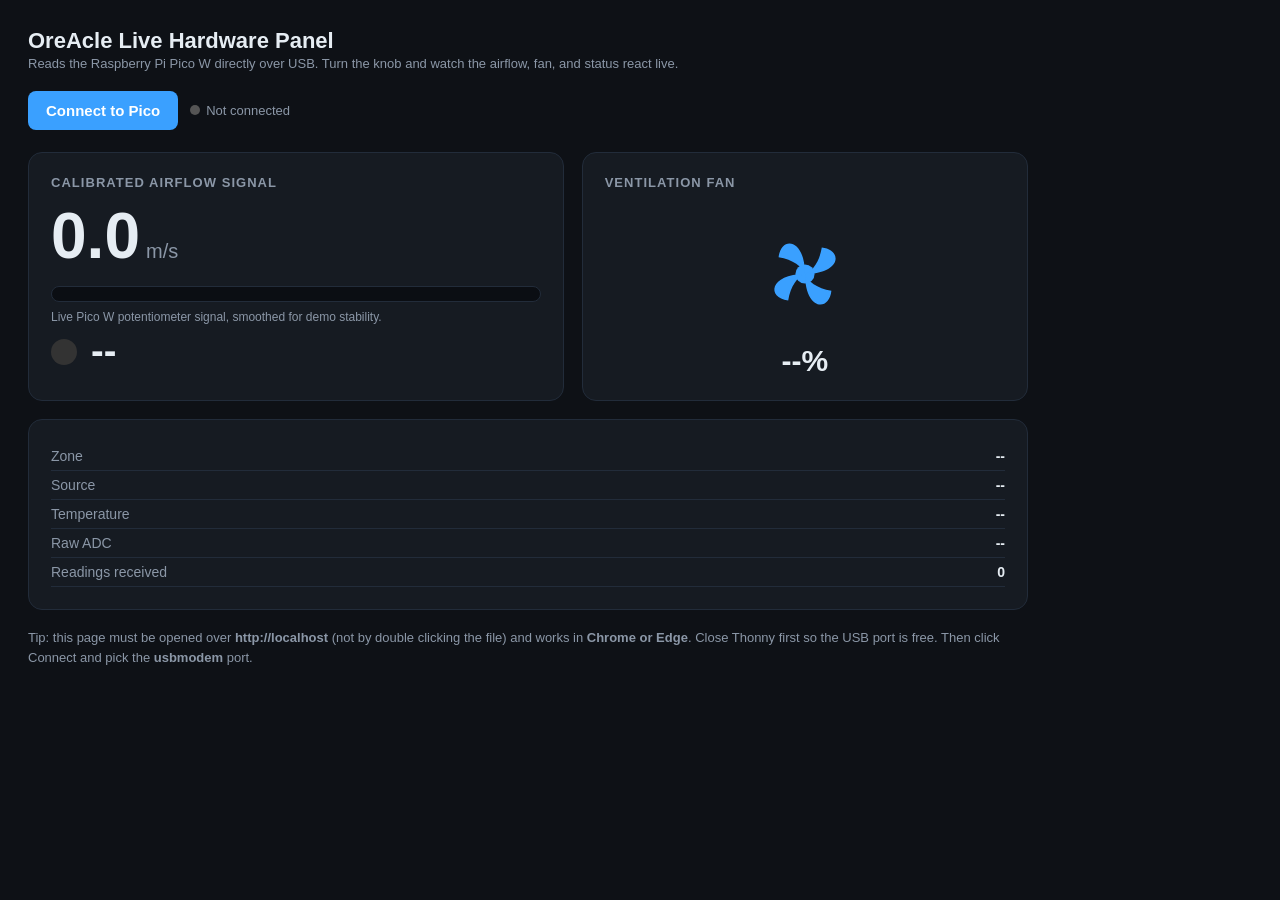
<file: hardware_live.html>
<!--
  LEGACY / STANDALONE FALLBACK
  ─────────────────────────────────────────────────────────────────────────────
  This file is kept as a standalone fallback for cases where the main app is
  not being served over http://localhost (e.g. opening via file:// in a pinch).

  The primary integrated version lives in the main OreAcle app:
    Route:  #/hardware
    HTML:   index.html  (#view-hardware section)
    JS:     js/hardware.js
    CSS:    css/styles.css  (.hw-* rules)

  Do not use this file for new development — update the integrated version.
  ─────────────────────────────────────────────────────────────────────────────
-->
<!DOCTYPE html>
<html lang="en">
<head>
<meta charset="UTF-8">
<meta name="viewport" content="width=device-width, initial-scale=1.0">
<title>OreAcle Live Hardware Panel</title>
<style>
  :root{
    --bg:#0e1116; --panel:#161b22; --line:#222c3a; --text:#e6edf3; --muted:#8b97a7;
    --ok:#2ecc71; --watch:#f1c40f; --alert:#e74c3c; --accent:#3aa0ff;
  }
  *{box-sizing:border-box;}
  body{margin:0;font-family:-apple-system,Segoe UI,Roboto,Helvetica,Arial,sans-serif;
       background:var(--bg);color:var(--text);min-height:100vh;padding:28px;}
  h1{font-size:22px;margin:0 0 2px;}
  .sub{color:var(--muted);font-size:13px;margin-bottom:20px;}
  .bar{display:flex;align-items:center;gap:12px;margin-bottom:22px;flex-wrap:wrap;}
  button{background:var(--accent);color:#fff;border:0;border-radius:8px;
         padding:11px 18px;font-size:15px;font-weight:600;cursor:pointer;}
  button:disabled{opacity:.4;cursor:not-allowed;}
  .dot{width:10px;height:10px;border-radius:50%;background:#555;display:inline-block;margin-right:6px;}
  .dot.on{background:var(--ok);}
  .status-pill{font-size:13px;color:var(--muted);}
  .grid{display:grid;grid-template-columns:1.2fr 1fr;gap:18px;max-width:1000px;}
  .card{background:var(--panel);border:1px solid var(--line);border-radius:14px;padding:22px;}
  .card h2{margin:0 0 14px;font-size:13px;letter-spacing:.08em;text-transform:uppercase;color:var(--muted);}
  .big{font-size:64px;font-weight:700;line-height:1;}
  .unit{font-size:20px;color:var(--muted);margin-left:6px;}
  .gauge{height:16px;background:#0b0e13;border-radius:10px;overflow:hidden;margin-top:18px;border:1px solid var(--line);}
  .gauge > div{height:100%;width:0%;background:var(--ok);transition:width .2s ease,background .2s ease;}
  .statusbox{display:flex;align-items:center;gap:14px;margin-top:6px;}
  .light{width:26px;height:26px;border-radius:50%;background:#333;box-shadow:0 0 0 0 rgba(0,0,0,0);}
  .statustext{font-size:38px;font-weight:700;}
  .fanwrap{display:flex;flex-direction:column;align-items:center;justify-content:center;gap:10px;}
  .fan{width:120px;height:120px;animation:spin 2s linear infinite;}
  @keyframes spin{to{transform:rotate(360deg);}}
  .rows{margin-top:8px;font-size:14px;color:var(--muted);}
  .rows div{display:flex;justify-content:space-between;padding:6px 0;border-bottom:1px solid var(--line);}
  .rows b{color:var(--text);font-weight:600;}
  .hint{margin-top:18px;color:var(--muted);font-size:13px;max-width:1000px;line-height:1.5;}
  .err{color:var(--alert);}
  .src-badge{font-size:11px;background:#1d2735;color:var(--accent);padding:2px 8px;border-radius:20px;margin-left:8px;}
</style>
</head>
<body>
  <h1>OreAcle Live Hardware Panel <span class="src-badge" id="srcBadge" style="display:none">REAL SENSOR</span></h1>
  <div class="sub">Reads the Raspberry Pi Pico W directly over USB. Turn the knob and watch the airflow, fan, and status react live.</div>

  <div class="bar">
    <button id="connectBtn">Connect to Pico</button>
    <span class="status-pill"><span class="dot" id="connDot"></span><span id="connText">Not connected</span></span>
  </div>

  <div class="grid">
    <div class="card">
      <h2>Calibrated Airflow Signal</h2>
      <div><span class="big" id="airflow">0.0</span><span class="unit">m/s</span></div>
      <div class="gauge"><div id="airflowBar"></div></div>
      <div style="font-size:12px;color:var(--muted);margin-top:8px">Live Pico W potentiometer signal, smoothed for demo stability.</div>
      <div class="statusbox">
        <div class="light" id="light"></div>
        <div class="statustext" id="status">--</div>
      </div>
    </div>

    <div class="card fanwrap">
      <h2 style="align-self:flex-start">Ventilation fan</h2>
      <svg class="fan" id="fan" viewBox="0 0 100 100" xmlns="http://www.w3.org/2000/svg">
        <g fill="#3aa0ff">
          <circle cx="50" cy="50" r="8"/>
          <path d="M50 50 C 50 20, 30 18, 28 36 C 40 38, 48 44, 50 50 Z"/>
          <path d="M50 50 C 80 50, 82 30, 64 28 C 62 40, 56 48, 50 50 Z"/>
          <path d="M50 50 C 50 80, 70 82, 72 64 C 60 62, 52 56, 50 50 Z"/>
          <path d="M50 50 C 20 50, 18 70, 36 72 C 38 60, 44 52, 50 50 Z"/>
        </g>
      </svg>
      <div style="font-size:30px;font-weight:700" id="fanPct">--%</div>
    </div>
  </div>

  <div class="card rows" style="max-width:1000px;margin-top:18px">
    <div><span>Zone</span><b id="zone">--</b></div>
    <div><span>Source</span><b id="source">--</b></div>
    <div><span>Temperature</span><b id="temp">--</b></div>
    <div><span>Raw ADC</span><b id="rawAdc">--</b></div>
    <div><span>Readings received</span><b id="count">0</b></div>
  </div>

  <div class="hint" id="hint">
    Tip: this page must be opened over <b>http://localhost</b> (not by double clicking the file) and works in
    <b>Chrome or Edge</b>. Close Thonny first so the USB port is free. Then click Connect and pick the
    <b>usbmodem</b> port.
  </div>

<script>
const $ = id => document.getElementById(id);
let keepReading = false;

function setConn(on, text){
  $("connDot").classList.toggle("on", on);
  $("connText").textContent = text;
}

function colorFor(status){
  if(status === "OK") return getComputedStyle(document.documentElement).getPropertyValue('--ok');
  if(status === "WATCH") return getComputedStyle(document.documentElement).getPropertyValue('--watch');
  return getComputedStyle(document.documentElement).getPropertyValue('--alert');
}

function render(d){
  const airflow = Number(d.airflow);
  const fanPct = Number(d.fan_pct);
  const status = d.status || "--";
  const col = colorFor(status).trim();

  $("airflow").textContent = airflow.toFixed(1);
  const pct = Math.max(0, Math.min(100, (airflow/5)*100));
  const bar = $("airflowBar");
  bar.style.width = pct + "%";
  bar.style.background = col;

  $("light").style.background = col;
  $("light").style.boxShadow = "0 0 18px 2px " + col;
  $("status").textContent = status;
  $("status").style.color = col;

  $("fanPct").textContent = fanPct + "%";
  // Higher fan percentage = faster spin. 30% -> ~2s, 100% -> ~0.25s.
  const dur = Math.max(0.25, 2.2 - (fanPct/100)*1.95);
  $("fan").style.animationDuration = dur.toFixed(2) + "s";

  $("zone").textContent = d.zone || "--";
  $("source").textContent = d.source || "--";
  $("temp").textContent = (d.temp_c != null ? d.temp_c + " °C" : "--");
  $("rawAdc").textContent = (d.raw_adc != null ? d.raw_adc : "--");
  if(d.source === "pico_w") $("srcBadge").style.display = "inline-block";
}

async function connect(){
  if(!("serial" in navigator)){
    $("hint").innerHTML = '<span class="err">Web Serial is not supported in this browser. Use Chrome or Edge, opened over http://localhost.</span>';
    return;
  }
  try{
    const port = await navigator.serial.requestPort();
    await port.open({ baudRate: 115200 });
    setConn(true, "Connected");
    $("connectBtn").disabled = true;
    keepReading = true;

    const decoder = new TextDecoderStream();
    port.readable.pipeTo(decoder.writable);
    const reader = decoder.readable.getReader();
    let buffer = "";
    let count = 0;

    while(keepReading){
      const { value, done } = await reader.read();
      if(done) break;
      buffer += value;
      let nl;
      while((nl = buffer.indexOf("\n")) >= 0){
        const line = buffer.slice(0, nl).trim();
        buffer = buffer.slice(nl + 1);
        if(line.startsWith("{")){
          try{
            const d = JSON.parse(line);
            render(d);
            count++;
            $("count").textContent = count;
          }catch(e){ /* ignore partial/garbled line */ }
        }
      }
    }
  }catch(err){
    setConn(false, "Connection failed");
    $("hint").innerHTML = '<span class="err">' + err.message +
      '</span><br>Make sure Thonny is closed and the Pico is plugged in, then try again.';
  }
}

$("connectBtn").addEventListener("click", connect);
</script>
</body>
</html>
</file>
